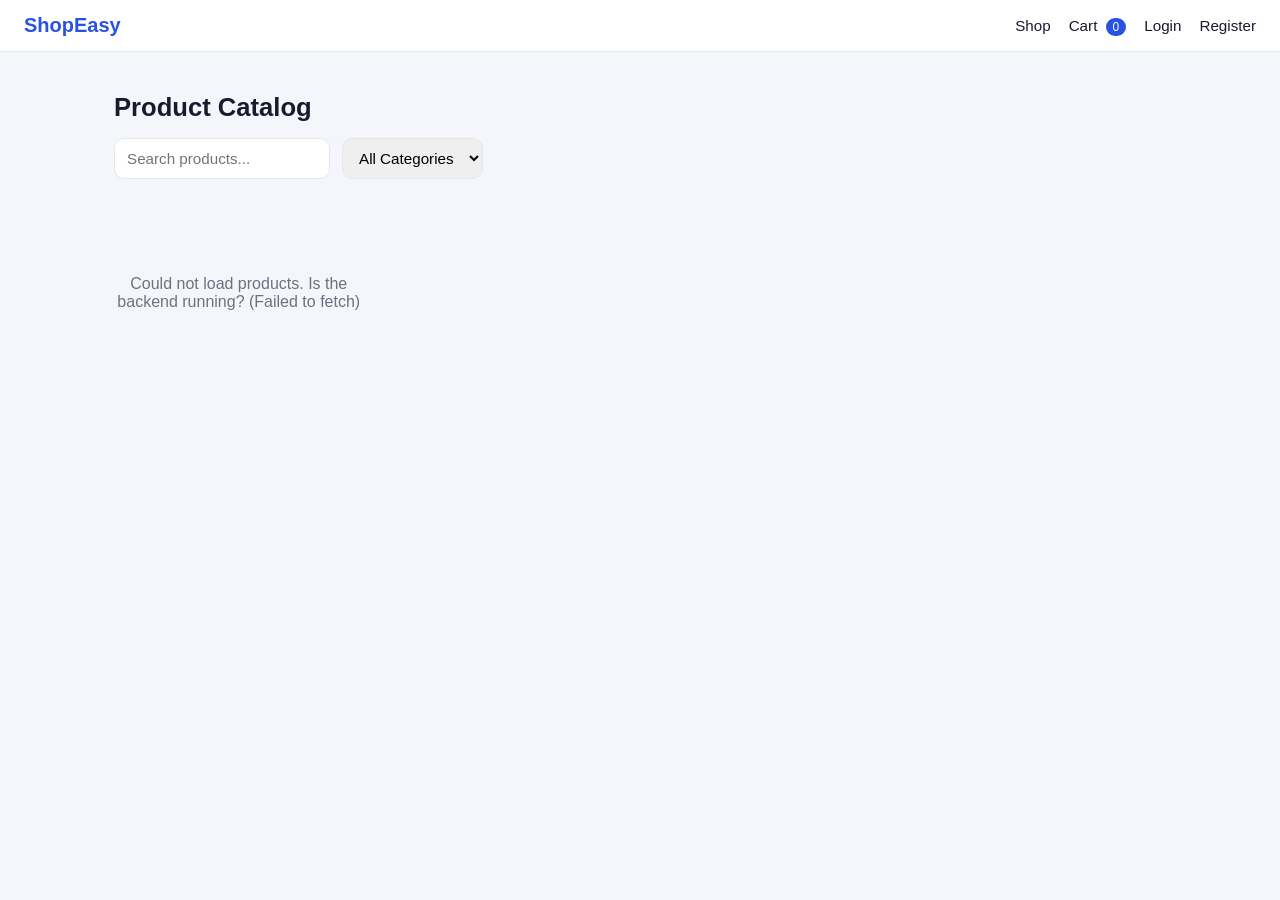
<file: index.html>
<!DOCTYPE html>
<html lang="en">
<head>
<meta charset="UTF-8">
<meta name="viewport" content="width=device-width, initial-scale=1.0">
<title>ShopEasy - Product Catalog</title>
<link rel="stylesheet" href="css/style.css">
</head>
<body>

<nav class="navbar">
  <a href="index.html" class="brand">ShopEasy</a>
  <div class="nav-links" id="nav-links"></div>
</nav>

<div class="container">
  <h1 class="page-title">Product Catalog</h1>

  <div class="filters">
    <input type="text" id="search-input" placeholder="Search products...">
    <select id="category-filter">
      <option value="">All Categories</option>
    </select>
  </div>

  <div id="product-grid" class="product-grid">
    <p>Loading products...</p>
  </div>
</div>

<script src="js/main.js"></script>
<script>
let allProducts = [];

async function loadProducts() {
  const grid = document.getElementById("product-grid");
  try {
    allProducts = await apiFetch("/products");
    populateCategoryFilter(allProducts);
    renderProducts(allProducts);
  } catch (err) {
    grid.innerHTML = `<p class="empty-state">Could not load products. Is the backend running? (${escapeHtml(err.message)})</p>`;
  }
}

function populateCategoryFilter(products) {
  const select = document.getElementById("category-filter");
  const categories = [...new Set(products.map(p => p.category))];
  categories.forEach(cat => {
    const opt = document.createElement("option");
    opt.value = cat;
    opt.textContent = cat;
    select.appendChild(opt);
  });
}

function renderProducts(products) {
  const grid = document.getElementById("product-grid");

  if (products.length === 0) {
    grid.innerHTML = `<p class="empty-state">No products found.</p>`;
    return;
  }

  grid.innerHTML = products.map(p => `
    <div class="product-card">
      <img src="${escapeHtml(p.imageUrl)}" alt="${escapeHtml(p.name)}" onerror="this.src='https://via.placeholder.com/300x300?text=No+Image'">
      <div class="info">
        <h3>${escapeHtml(p.name)}</h3>
        <span class="price">${formatMoney(p.price)}</span>
        <span class="stock-tag">${p.stock > 0 ? p.stock + " in stock" : "Out of stock"}</span>
        <button class="btn btn-block" ${p.stock <= 0 ? "disabled" : ""} onclick='addToCart(${JSON.stringify(p)}); this.textContent="Added!"; setTimeout(() => this.textContent="Add to Cart", 1000);'>
          ${p.stock <= 0 ? "Out of Stock" : "Add to Cart"}
        </button>
      </div>
    </div>
  `).join("");
}

function filterProducts() {
  const search = document.getElementById("search-input").value.toLowerCase();
  const category = document.getElementById("category-filter").value;

  let filtered = allProducts.filter(p => p.name.toLowerCase().includes(search));
  if (category) filtered = filtered.filter(p => p.category === category);

  renderProducts(filtered);
}

document.getElementById("search-input").addEventListener("input", filterProducts);
document.getElementById("category-filter").addEventListener("change", filterProducts);

loadProducts();
</script>

</body>
</html>
</file>
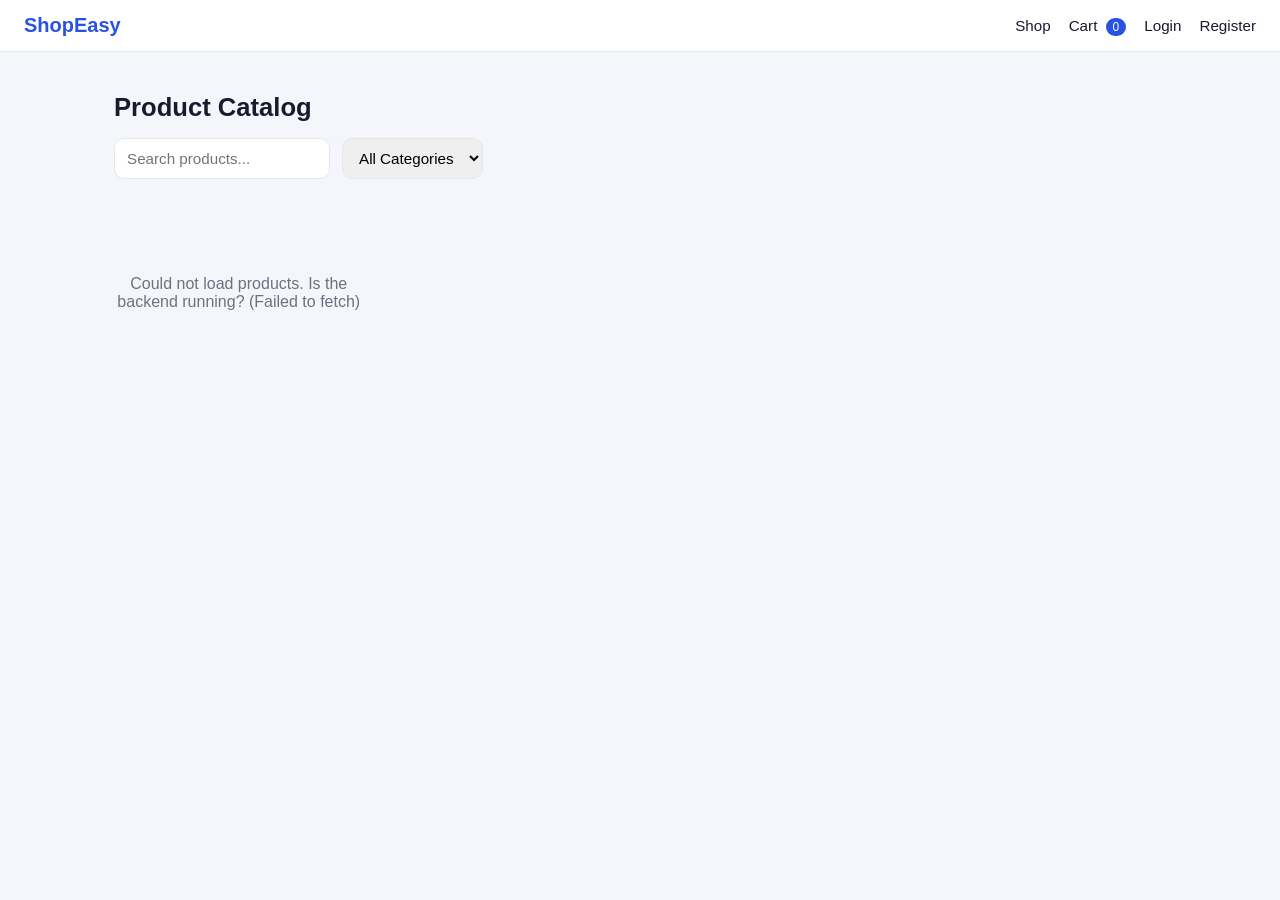
<file: admin.html>
<!DOCTYPE html>
<html lang="en">
<head>
<meta charset="UTF-8">
<meta name="viewport" content="width=device-width, initial-scale=1.0">
<title>Admin Panel - ShopEasy</title>
<link rel="stylesheet" href="css/style.css">
</head>
<body>

<nav class="navbar">
  <a href="index.html" class="brand">ShopEasy</a>
  <div class="nav-links" id="nav-links"></div>
</nav>

<div class="container">
  <h1 class="page-title">Admin Panel</h1>

  <div class="tabs">
    <button class="active" id="tab-products" onclick="switchTab('products')">Products</button>
    <button id="tab-orders" onclick="switchTab('orders')">Orders</button>
  </div>

  <div id="products-tab">
    <button class="btn" style="margin-bottom: 16px;" onclick="openProductModal()">+ Add Product</button>
    <div id="products-table">Loading...</div>
  </div>

  <div id="orders-tab" class="hidden">
    <div id="orders-table">Loading...</div>
  </div>
</div>

<!-- Product Modal -->
<div id="product-modal" class="modal-overlay hidden">
  <div class="modal-box">
    <h2 id="modal-title">Add Product</h2>
    <div id="modal-message"></div>
    <form id="product-form">
      <input type="hidden" id="product-id">
      <div class="form-group">
        <label>Name</label>
        <input type="text" id="p-name" required>
      </div>
      <div class="form-group">
        <label>Description</label>
        <textarea id="p-description" rows="3" required></textarea>
      </div>
      <div class="form-group">
        <label>Price ($)</label>
        <input type="number" id="p-price" min="0" step="0.01" required>
      </div>
      <div class="form-group">
        <label>Category</label>
        <input type="text" id="p-category" required>
      </div>
      <div class="form-group">
        <label>Stock Quantity</label>
        <input type="number" id="p-stock" min="0" required>
      </div>
      <div class="form-group">
        <label>Image URL (optional)</label>
        <input type="text" id="p-imageUrl" placeholder="https://...">
      </div>
      <div style="display:flex; gap:10px;">
        <button type="submit" class="btn btn-block">Save</button>
        <button type="button" class="btn btn-outline btn-block" onclick="closeProductModal()">Cancel</button>
      </div>
    </form>
  </div>
</div>

<script src="js/main.js"></script>
<script>
requireAdmin();

function switchTab(tab) {
  document.getElementById("tab-products").classList.toggle("active", tab === "products");
  document.getElementById("tab-orders").classList.toggle("active", tab === "orders");
  document.getElementById("products-tab").classList.toggle("hidden", tab !== "products");
  document.getElementById("orders-tab").classList.toggle("hidden", tab !== "orders");
  if (tab === "orders") loadOrders();
}

// ===== PRODUCTS =====
async function loadProducts() {
  const container = document.getElementById("products-table");
  try {
    const products = await apiFetch("/products");

    if (products.length === 0) {
      container.innerHTML = `<p class="empty-state">No products yet. Add your first one.</p>`;
      return;
    }

    container.innerHTML = `
      <table>
        <thead><tr><th>Name</th><th>Category</th><th>Price</th><th>Stock</th><th>Actions</th></tr></thead>
        <tbody>
          ${products.map(p => `
            <tr>
              <td>${escapeHtml(p.name)}</td>
              <td>${escapeHtml(p.category)}</td>
              <td>${formatMoney(p.price)}</td>
              <td>${p.stock}</td>
              <td>
                <button class="btn btn-sm btn-outline" onclick='openProductModal(${JSON.stringify(p)})'>Edit</button>
                <button class="btn btn-sm btn-danger" onclick="deleteProduct('${p._id}')">Delete</button>
              </td>
            </tr>
          `).join("")}
        </tbody>
      </table>
    `;
  } catch (err) {
    container.innerHTML = `<p class="form-error">${escapeHtml(err.message)}</p>`;
  }
}

function openProductModal(product = null) {
  document.getElementById("modal-message").innerHTML = "";
  document.getElementById("product-form").reset();

  if (product) {
    document.getElementById("modal-title").textContent = "Edit Product";
    document.getElementById("product-id").value = product._id;
    document.getElementById("p-name").value = product.name;
    document.getElementById("p-description").value = product.description;
    document.getElementById("p-price").value = product.price;
    document.getElementById("p-category").value = product.category;
    document.getElementById("p-stock").value = product.stock;
    document.getElementById("p-imageUrl").value = product.imageUrl || "";
  } else {
    document.getElementById("modal-title").textContent = "Add Product";
    document.getElementById("product-id").value = "";
  }

  document.getElementById("product-modal").classList.remove("hidden");
}

function closeProductModal() {
  document.getElementById("product-modal").classList.add("hidden");
}

document.getElementById("product-form").addEventListener("submit", async (e) => {
  e.preventDefault();
  const msg = document.getElementById("modal-message");
  msg.innerHTML = "";

  const id = document.getElementById("product-id").value;
  const payload = {
    name: document.getElementById("p-name").value,
    description: document.getElementById("p-description").value,
    price: parseFloat(document.getElementById("p-price").value),
    category: document.getElementById("p-category").value,
    stock: parseInt(document.getElementById("p-stock").value),
    imageUrl: document.getElementById("p-imageUrl").value || undefined
  };

  try {
    if (id) {
      await apiFetch(`/products/${id}`, { method: "PUT", body: JSON.stringify(payload) });
    } else {
      await apiFetch("/products", { method: "POST", body: JSON.stringify(payload) });
    }
    closeProductModal();
    loadProducts();
  } catch (err) {
    msg.innerHTML = `<p class="form-error">${escapeHtml(err.message)}</p>`;
  }
});

async function deleteProduct(id) {
  if (!confirm("Delete this product? This cannot be undone.")) return;
  try {
    await apiFetch(`/products/${id}`, { method: "DELETE" });
    loadProducts();
  } catch (err) {
    alert(err.message);
  }
}

// ===== ORDERS =====
async function loadOrders() {
  const container = document.getElementById("orders-table");
  try {
    const orders = await apiFetch("/orders");

    if (orders.length === 0) {
      container.innerHTML = `<p class="empty-state">No orders placed yet.</p>`;
      return;
    }

    const statuses = ["pending", "processing", "shipped", "delivered", "cancelled"];

    container.innerHTML = `
      <table>
        <thead><tr><th>Order ID</th><th>Customer</th><th>Total</th><th>Status</th><th>Date</th></tr></thead>
        <tbody>
          ${orders.map(o => `
            <tr>
              <td>#${o._id.slice(-6)}</td>
              <td>${escapeHtml(o.user ? o.user.name : "Unknown")}</td>
              <td>${formatMoney(o.totalAmount)}</td>
              <td>
                <select onchange="updateOrderStatus('${o._id}', this.value)">
                  ${statuses.map(s => `<option value="${s}" ${s === o.status ? "selected" : ""}>${s}</option>`).join("")}
                </select>
              </td>
              <td>${new Date(o.createdAt).toLocaleDateString()}</td>
            </tr>
          `).join("")}
        </tbody>
      </table>
    `;
  } catch (err) {
    container.innerHTML = `<p class="form-error">${escapeHtml(err.message)}</p>`;
  }
}

async function updateOrderStatus(orderId, status) {
  try {
    await apiFetch(`/orders/${orderId}/status`, { method: "PUT", body: JSON.stringify({ status }) });
  } catch (err) {
    alert(err.message);
  }
}

loadProducts();
</script>

</body>
</html>
</file>
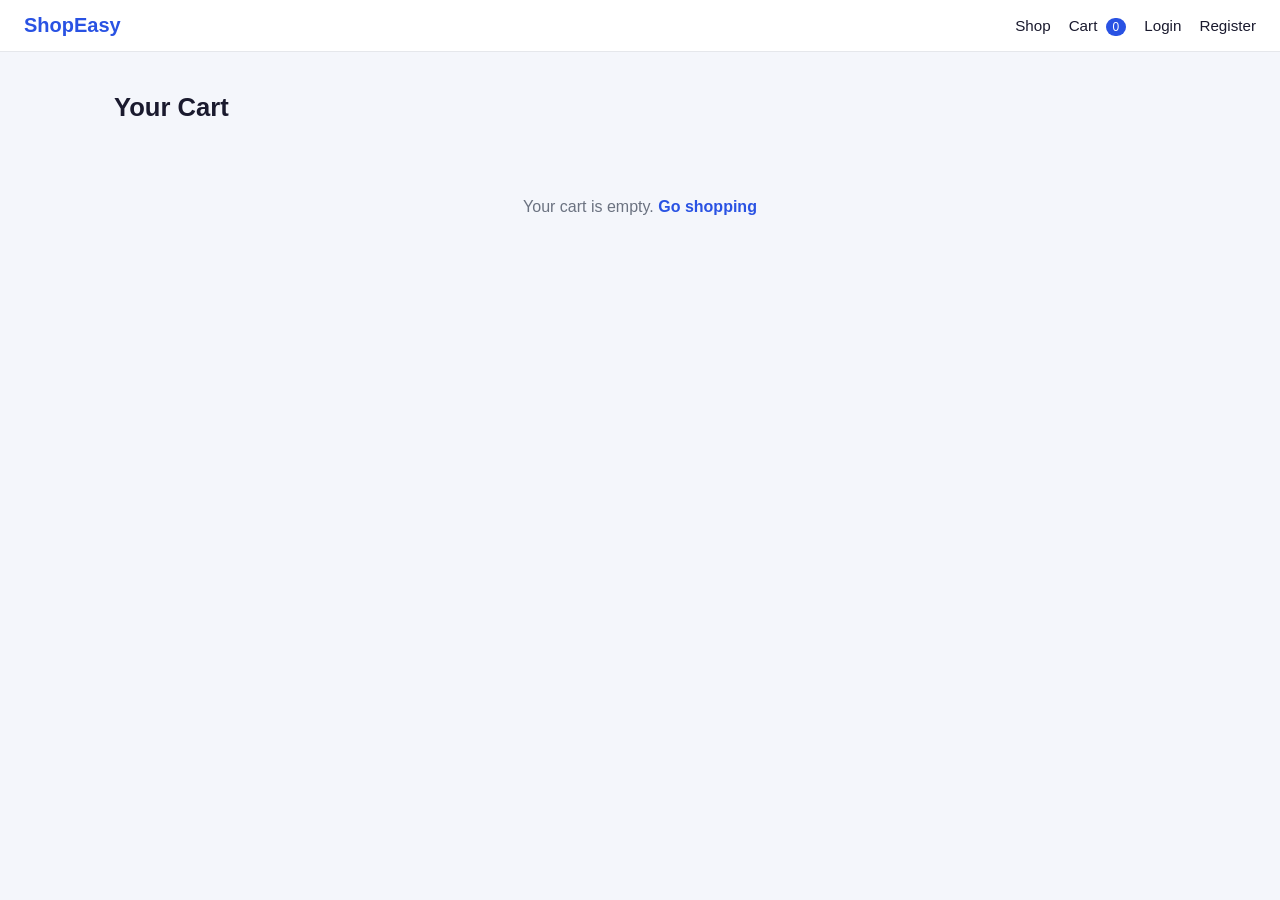
<file: cart.html>
<!DOCTYPE html>
<html lang="en">
<head>
<meta charset="UTF-8">
<meta name="viewport" content="width=device-width, initial-scale=1.0">
<title>Cart - ShopEasy</title>
<link rel="stylesheet" href="css/style.css">
</head>
<body>

<nav class="navbar">
  <a href="index.html" class="brand">ShopEasy</a>
  <div class="nav-links" id="nav-links"></div>
</nav>

<div class="container">
  <h1 class="page-title">Your Cart</h1>
  <div id="cart-items"></div>
  <div id="cart-summary"></div>
</div>

<script src="js/main.js"></script>
<script>
function renderCart() {
  const cart = getCart();
  const itemsDiv = document.getElementById("cart-items");
  const summaryDiv = document.getElementById("cart-summary");

  if (cart.length === 0) {
    itemsDiv.innerHTML = `<p class="empty-state">Your cart is empty. <a href="index.html" style="color:var(--primary); font-weight:600;">Go shopping</a></p>`;
    summaryDiv.innerHTML = "";
    return;
  }

  itemsDiv.innerHTML = cart.map(item => `
    <div class="cart-item">
      <img src="${escapeHtml(item.imageUrl || '')}" alt="${escapeHtml(item.name)}" onerror="this.src='https://via.placeholder.com/64x64?text=No+Image'">
      <div class="details">
        <div><strong>${escapeHtml(item.name)}</strong></div>
        <div>${formatMoney(item.price)} each</div>
      </div>
      <div class="qty-control">
        <button onclick="changeQty('${item.productId}', ${item.quantity - 1})">-</button>
        <span>${item.quantity}</span>
        <button onclick="changeQty('${item.productId}', ${item.quantity + 1})">+</button>
      </div>
      <div><strong>${formatMoney(item.price * item.quantity)}</strong></div>
      <button class="btn btn-danger btn-sm" onclick="removeItem('${item.productId}')">Remove</button>
    </div>
  `).join("");

  summaryDiv.innerHTML = `
    <div class="cart-summary">
      <div class="row total">
        <span>Total</span>
        <span>${formatMoney(cartTotal())}</span>
      </div>
      <button class="btn btn-block" style="margin-top:14px;" onclick="goToCheckout()">Proceed to Checkout</button>
    </div>
  `;
}

function changeQty(productId, qty) {
  updateCartQuantity(productId, qty);
  renderCart();
}

function removeItem(productId) {
  removeFromCart(productId);
  renderCart();
}

function goToCheckout() {
  if (!isLoggedIn()) {
    window.location.href = "login.html";
    return;
  }
  window.location.href = "checkout.html";
}

renderCart();
</script>

</body>
</html>
</file>
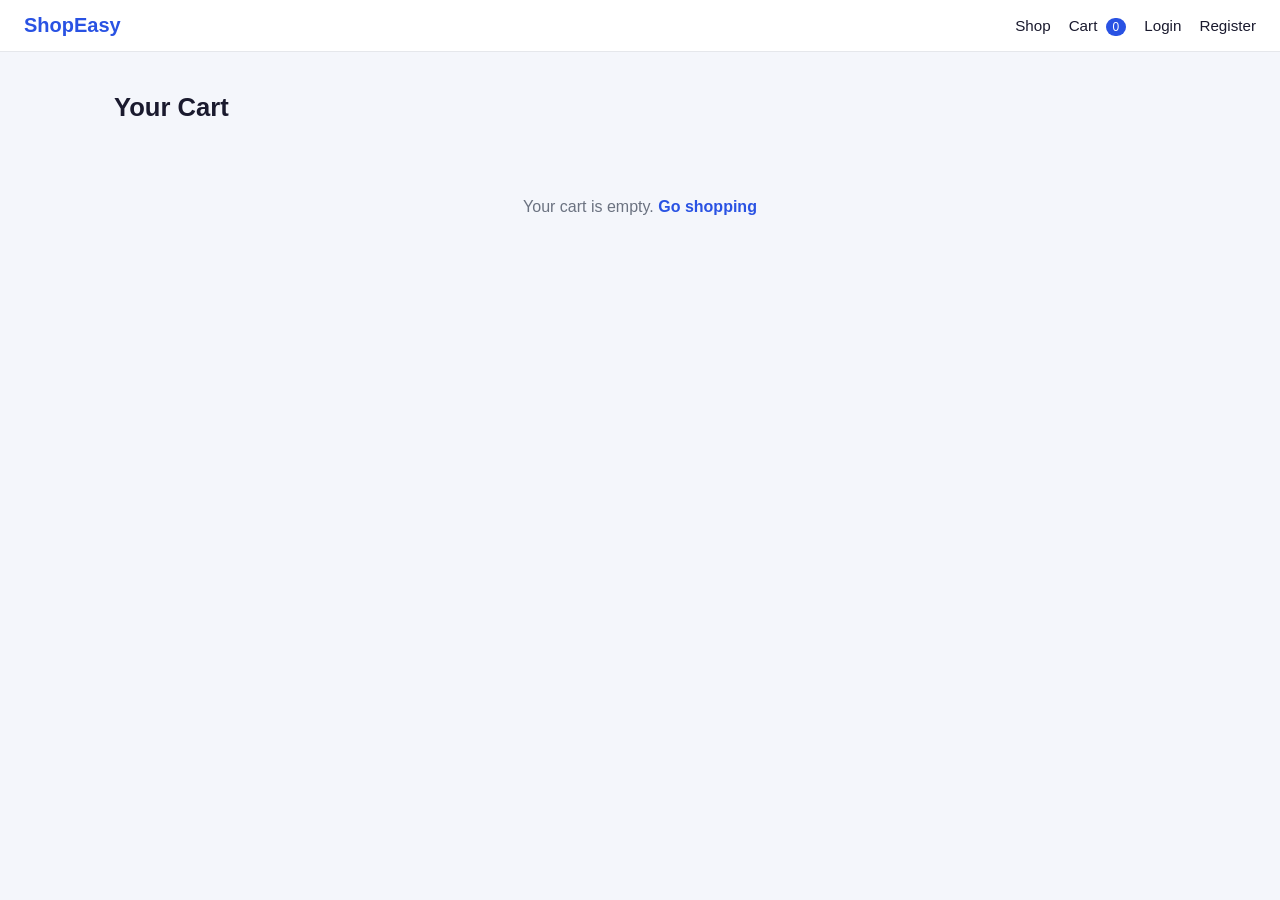
<file: checkout.html>
<!DOCTYPE html>
<html lang="en">
<head>
<meta charset="UTF-8">
<meta name="viewport" content="width=device-width, initial-scale=1.0">
<title>Checkout - ShopEasy</title>
<link rel="stylesheet" href="css/style.css">
</head>
<body>

<nav class="navbar">
  <a href="index.html" class="brand">ShopEasy</a>
  <div class="nav-links" id="nav-links"></div>
</nav>

<div class="container">
  <h1 class="page-title">Checkout</h1>

  <div id="checkout-content">
    <div class="cart-summary" style="margin-bottom: 20px;">
      <h3 style="margin-top:0;">Order Summary</h3>
      <div id="order-items"></div>
      <div class="row total">
        <span>Total</span>
        <span id="order-total"></span>
      </div>
    </div>

    <div class="form-card" style="margin: 0;">
      <h2>Shipping Address</h2>
      <div id="form-message"></div>
      <form id="checkout-form">
        <div class="form-group">
          <label>Full Name</label>
          <input type="text" id="fullName" required>
        </div>
        <div class="form-group">
          <label>Address</label>
          <input type="text" id="addressLine" required>
        </div>
        <div class="form-group">
          <label>City</label>
          <input type="text" id="city" required>
        </div>
        <div class="form-group">
          <label>Postal Code</label>
          <input type="text" id="postalCode" required>
        </div>
        <div class="form-group">
          <label>Country</label>
          <input type="text" id="country" required>
        </div>
        <button type="submit" class="btn btn-block">Place Order</button>
      </form>
    </div>
  </div>
</div>

<script src="js/main.js"></script>
<script>
requireLogin();

const cart = getCart();
if (cart.length === 0) {
  window.location.href = "cart.html";
}

document.getElementById("order-items").innerHTML = cart.map(item => `
  <div class="row"><span>${escapeHtml(item.name)} x${item.quantity}</span><span>${formatMoney(item.price * item.quantity)}</span></div>
`).join("");
document.getElementById("order-total").textContent = formatMoney(cartTotal());

document.getElementById("checkout-form").addEventListener("submit", async (e) => {
  e.preventDefault();
  const msg = document.getElementById("form-message");
  msg.innerHTML = "";

  const shippingAddress = {
    fullName: document.getElementById("fullName").value,
    addressLine: document.getElementById("addressLine").value,
    city: document.getElementById("city").value,
    postalCode: document.getElementById("postalCode").value,
    country: document.getElementById("country").value
  };

  const items = cart.map(item => ({ productId: item.productId, quantity: item.quantity }));

  try {
    await apiFetch("/orders", {
      method: "POST",
      body: JSON.stringify({ items, shippingAddress })
    });
    clearCart();
    window.location.href = "orders.html";
  } catch (err) {
    msg.innerHTML = `<p class="form-error">${escapeHtml(err.message)}</p>`;
  }
});
</script>

</body>
</html>
</file>
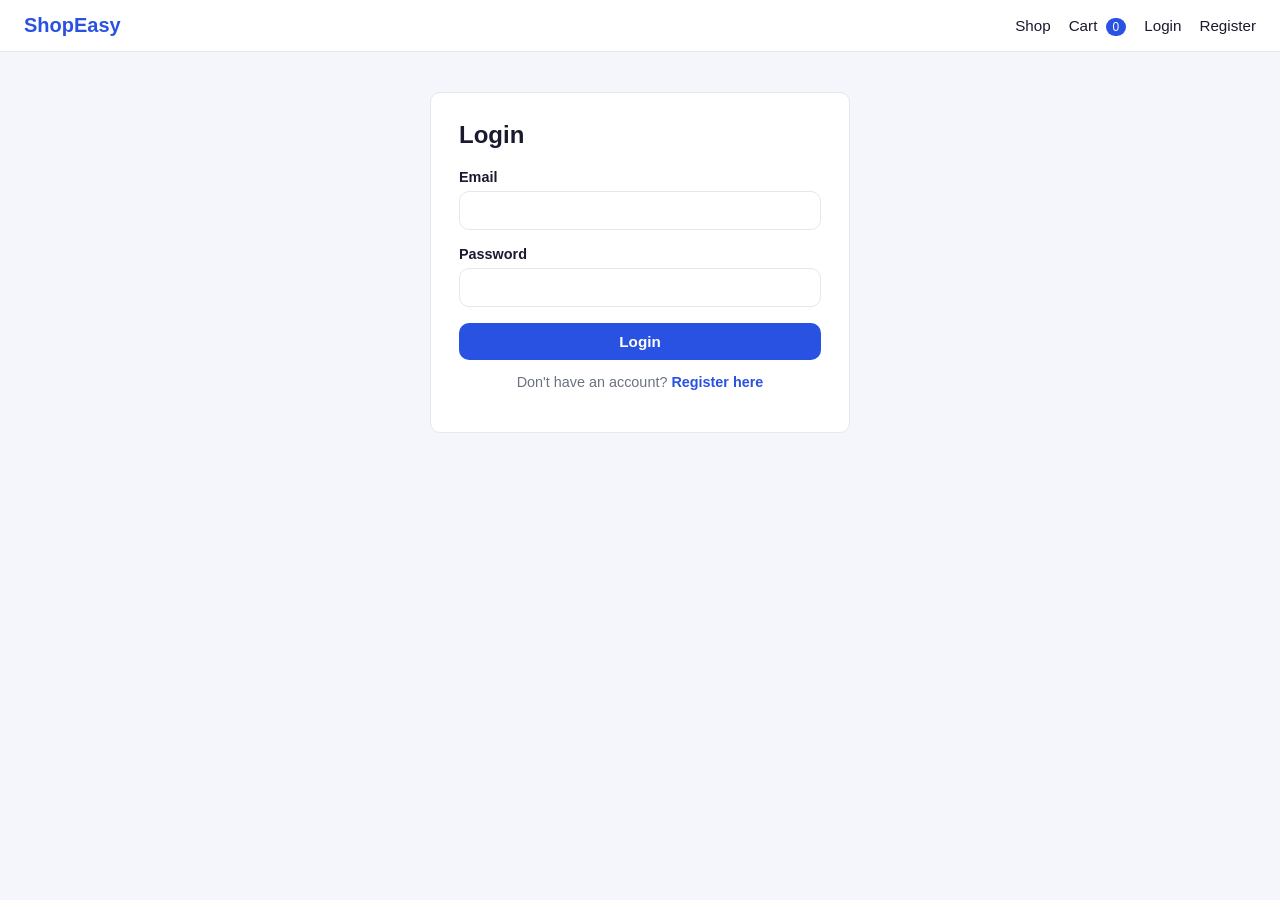
<file: login.html>
<!DOCTYPE html>
<html lang="en">
<head>
<meta charset="UTF-8">
<meta name="viewport" content="width=device-width, initial-scale=1.0">
<title>Login - ShopEasy</title>
<link rel="stylesheet" href="css/style.css">
</head>
<body>

<nav class="navbar">
  <a href="index.html" class="brand">ShopEasy</a>
  <div class="nav-links" id="nav-links"></div>
</nav>

<div class="form-card">
  <h2>Login</h2>
  <div id="form-message"></div>
  <form id="login-form">
    <div class="form-group">
      <label>Email</label>
      <input type="email" id="email" required>
    </div>
    <div class="form-group">
      <label>Password</label>
      <input type="password" id="password" required>
    </div>
    <button type="submit" class="btn btn-block">Login</button>
  </form>
  <p class="muted-link">Don't have an account? <a href="register.html">Register here</a></p>
</div>

<script src="js/main.js"></script>
<script>
document.getElementById("login-form").addEventListener("submit", async (e) => {
  e.preventDefault();
  const email = document.getElementById("email").value;
  const password = document.getElementById("password").value;
  const msg = document.getElementById("form-message");
  msg.innerHTML = "";

  try {
    const data = await apiFetch("/auth/login", {
      method: "POST",
      body: JSON.stringify({ email, password })
    });
    saveAuth(data);
    window.location.href = "index.html";
  } catch (err) {
    msg.innerHTML = `<p class="form-error">${escapeHtml(err.message)}</p>`;
  }
});
</script>

</body>
</html>
</file>
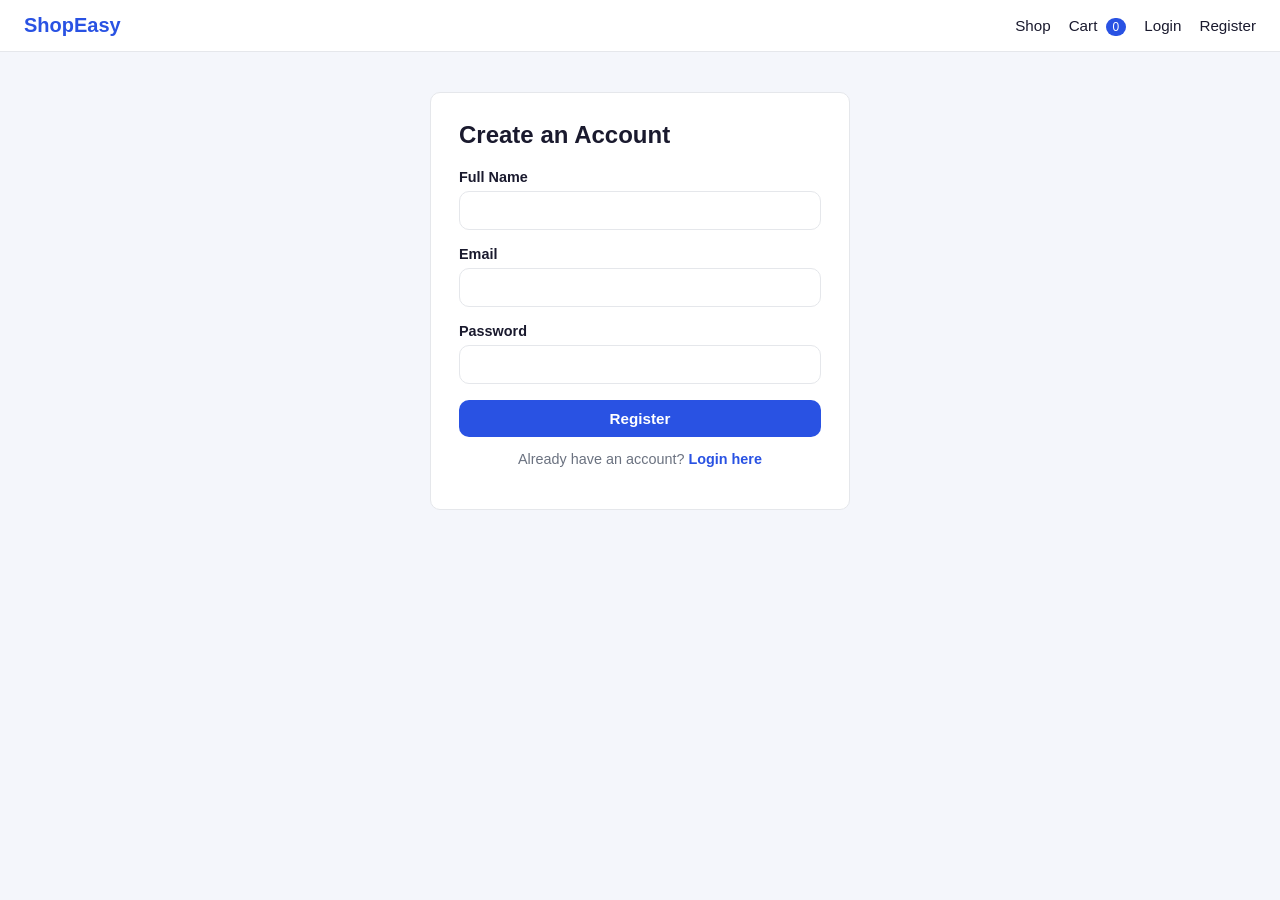
<file: register.html>
<!DOCTYPE html>
<html lang="en">
<head>
<meta charset="UTF-8">
<meta name="viewport" content="width=device-width, initial-scale=1.0">
<title>Register - ShopEasy</title>
<link rel="stylesheet" href="css/style.css">
</head>
<body>

<nav class="navbar">
  <a href="index.html" class="brand">ShopEasy</a>
  <div class="nav-links" id="nav-links"></div>
</nav>

<div class="form-card">
  <h2>Create an Account</h2>
  <div id="form-message"></div>
  <form id="register-form">
    <div class="form-group">
      <label>Full Name</label>
      <input type="text" id="name" required>
    </div>
    <div class="form-group">
      <label>Email</label>
      <input type="email" id="email" required>
    </div>
    <div class="form-group">
      <label>Password</label>
      <input type="password" id="password" minlength="6" required>
    </div>
    <button type="submit" class="btn btn-block">Register</button>
  </form>
  <p class="muted-link">Already have an account? <a href="login.html">Login here</a></p>
</div>

<script src="js/main.js"></script>
<script>
document.getElementById("register-form").addEventListener("submit", async (e) => {
  e.preventDefault();
  const name = document.getElementById("name").value;
  const email = document.getElementById("email").value;
  const password = document.getElementById("password").value;
  const msg = document.getElementById("form-message");
  msg.innerHTML = "";

  try {
    const data = await apiFetch("/auth/register", {
      method: "POST",
      body: JSON.stringify({ name, email, password })
    });
    saveAuth(data);
    window.location.href = "index.html";
  } catch (err) {
    msg.innerHTML = `<p class="form-error">${escapeHtml(err.message)}</p>`;
  }
});
</script>

</body>
</html>
</file>
<file: css/style.css>
:root {
  --primary: #2952e3;
  --primary-dark: #1e3fc4;
  --bg: #f4f6fb;
  --card-bg: #ffffff;
  --text: #1a1a2e;
  --text-muted: #6b7280;
  --border: #e5e7eb;
  --success: #16a34a;
  --danger: #dc2626;
  --radius: 10px;
}
* { box-sizing: border-box; }
body { margin: 0; font-family: -apple-system, BlinkMacSystemFont, "Segoe UI", Roboto, Helvetica, Arial, sans-serif; background: var(--bg); color: var(--text); }
a { text-decoration: none; color: inherit; }
.navbar { display: flex; align-items: center; justify-content: space-between; padding: 14px 24px; background: var(--card-bg); border-bottom: 1px solid var(--border); position: sticky; top: 0; z-index: 10; }
.navbar .brand { font-weight: 700; font-size: 1.25rem; color: var(--primary); }
.nav-links { display: flex; align-items: center; gap: 18px; font-size: 0.95rem; }
.nav-links a, .nav-links button { background: none; border: none; cursor: pointer; font-size: 0.95rem; color: var(--text); }
.cart-badge { background: var(--primary); color: white; border-radius: 999px; font-size: 0.75rem; padding: 2px 7px; margin-left: 4px; }
.container { max-width: 1100px; margin: 0 auto; padding: 24px; }
.page-title { font-size: 1.6rem; font-weight: 700; margin-bottom: 16px; }
.filters { display: flex; gap: 12px; margin-bottom: 20px; flex-wrap: wrap; }
.filters input, .filters select { padding: 10px 12px; border: 1px solid var(--border); border-radius: var(--radius); font-size: 0.95rem; }
.product-grid { display: grid; grid-template-columns: repeat(auto-fill, minmax(220px, 1fr)); gap: 18px; }
.product-card { background: var(--card-bg); border: 1px solid var(--border); border-radius: var(--radius); overflow: hidden; display: flex; flex-direction: column; }
.product-card img { width: 100%; height: 160px; object-fit: cover; background: #eee; }
.product-card .info { padding: 14px; display: flex; flex-direction: column; gap: 6px; flex: 1; }
.product-card h3 { font-size: 1rem; margin: 0; }
.product-card .price { font-weight: 700; color: var(--primary); font-size: 1.05rem; }
.product-card .stock-tag { font-size: 0.8rem; color: var(--text-muted); }
.btn { display: inline-block; padding: 10px 16px; border-radius: var(--radius); border: none; background: var(--primary); color: white; font-weight: 600; cursor: pointer; font-size: 0.95rem; text-align: center; }
.btn:hover { background: var(--primary-dark); }
.btn-outline { background: transparent; border: 1px solid var(--primary); color: var(--primary); }
.btn-danger { background: var(--danger); }
.btn-sm { padding: 6px 10px; font-size: 0.85rem; }
.btn-block { width: 100%; }
.form-card { max-width: 420px; margin: 40px auto; background: var(--card-bg); padding: 28px; border-radius: var(--radius); border: 1px solid var(--border); }
.form-card h2 { margin-top: 0; }
.form-group { margin-bottom: 16px; }
.form-group label { display: block; font-size: 0.9rem; margin-bottom: 6px; font-weight: 600; }
.form-group input, .form-group textarea, .form-group select { width: 100%; padding: 10px 12px; border: 1px solid var(--border); border-radius: var(--radius); font-size: 0.95rem; }
.form-error { color: var(--danger); font-size: 0.9rem; margin-bottom: 12px; }
.form-success { color: var(--success); font-size: 0.9rem; margin-bottom: 12px; }
.muted-link { font-size: 0.9rem; color: var(--text-muted); margin-top: 14px; text-align: center; }
.muted-link a { color: var(--primary); font-weight: 600; }
.cart-item { display: flex; align-items: center; gap: 14px; padding: 14px 0; border-bottom: 1px solid var(--border); }
.cart-item img { width: 64px; height: 64px; object-fit: cover; border-radius: 8px; background: #eee; }
.cart-item .details { flex: 1; }
.qty-control { display: flex; align-items: center; gap: 8px; }
.qty-control button { width: 28px; height: 28px; border-radius: 6px; border: 1px solid var(--border); background: white; cursor: pointer; }
.cart-summary { background: var(--card-bg); border: 1px solid var(--border); border-radius: var(--radius); padding: 18px; margin-top: 20px; }
.cart-summary .row { display: flex; justify-content: space-between; margin-bottom: 8px; }
.cart-summary .total { font-weight: 700; font-size: 1.1rem; border-top: 1px solid var(--border); padding-top: 10px; margin-top: 10px; }
table { width: 100%; border-collapse: collapse; background: var(--card-bg); border-radius: var(--radius); overflow: hidden; }
th, td { text-align: left; padding: 12px 14px; border-bottom: 1px solid var(--border); font-size: 0.9rem; }
th { background: #f0f2f8; }
.tabs { display: flex; gap: 6px; margin-bottom: 18px; }
.tabs button { padding: 8px 16px; border: 1px solid var(--border); background: white; border-radius: var(--radius); cursor: pointer; }
.tabs button.active { background: var(--primary); color: white; border-color: var(--primary); }
.badge { padding: 3px 10px; border-radius: 999px; font-size: 0.78rem; font-weight: 600; text-transform: capitalize; }
.badge-pending { background: #fef3c7; color: #92400e; }
.badge-processing { background: #dbeafe; color: #1e40af; }
.badge-shipped { background: #e0e7ff; color: #4338ca; }
.badge-delivered { background: #dcfce7; color: #166534; }
.badge-cancelled { background: #fee2e2; color: #991b1b; }
.empty-state { text-align: center; color: var(--text-muted); padding: 60px 0; }
.modal-overlay { position: fixed; inset: 0; background: rgba(0,0,0,0.4); display: flex; align-items: center; justify-content: center; z-index: 100; }
.modal-box { background: white; border-radius: var(--radius); padding: 24px; width: 90%; max-width: 480px; }
.hidden { display: none !important; }
</file>
